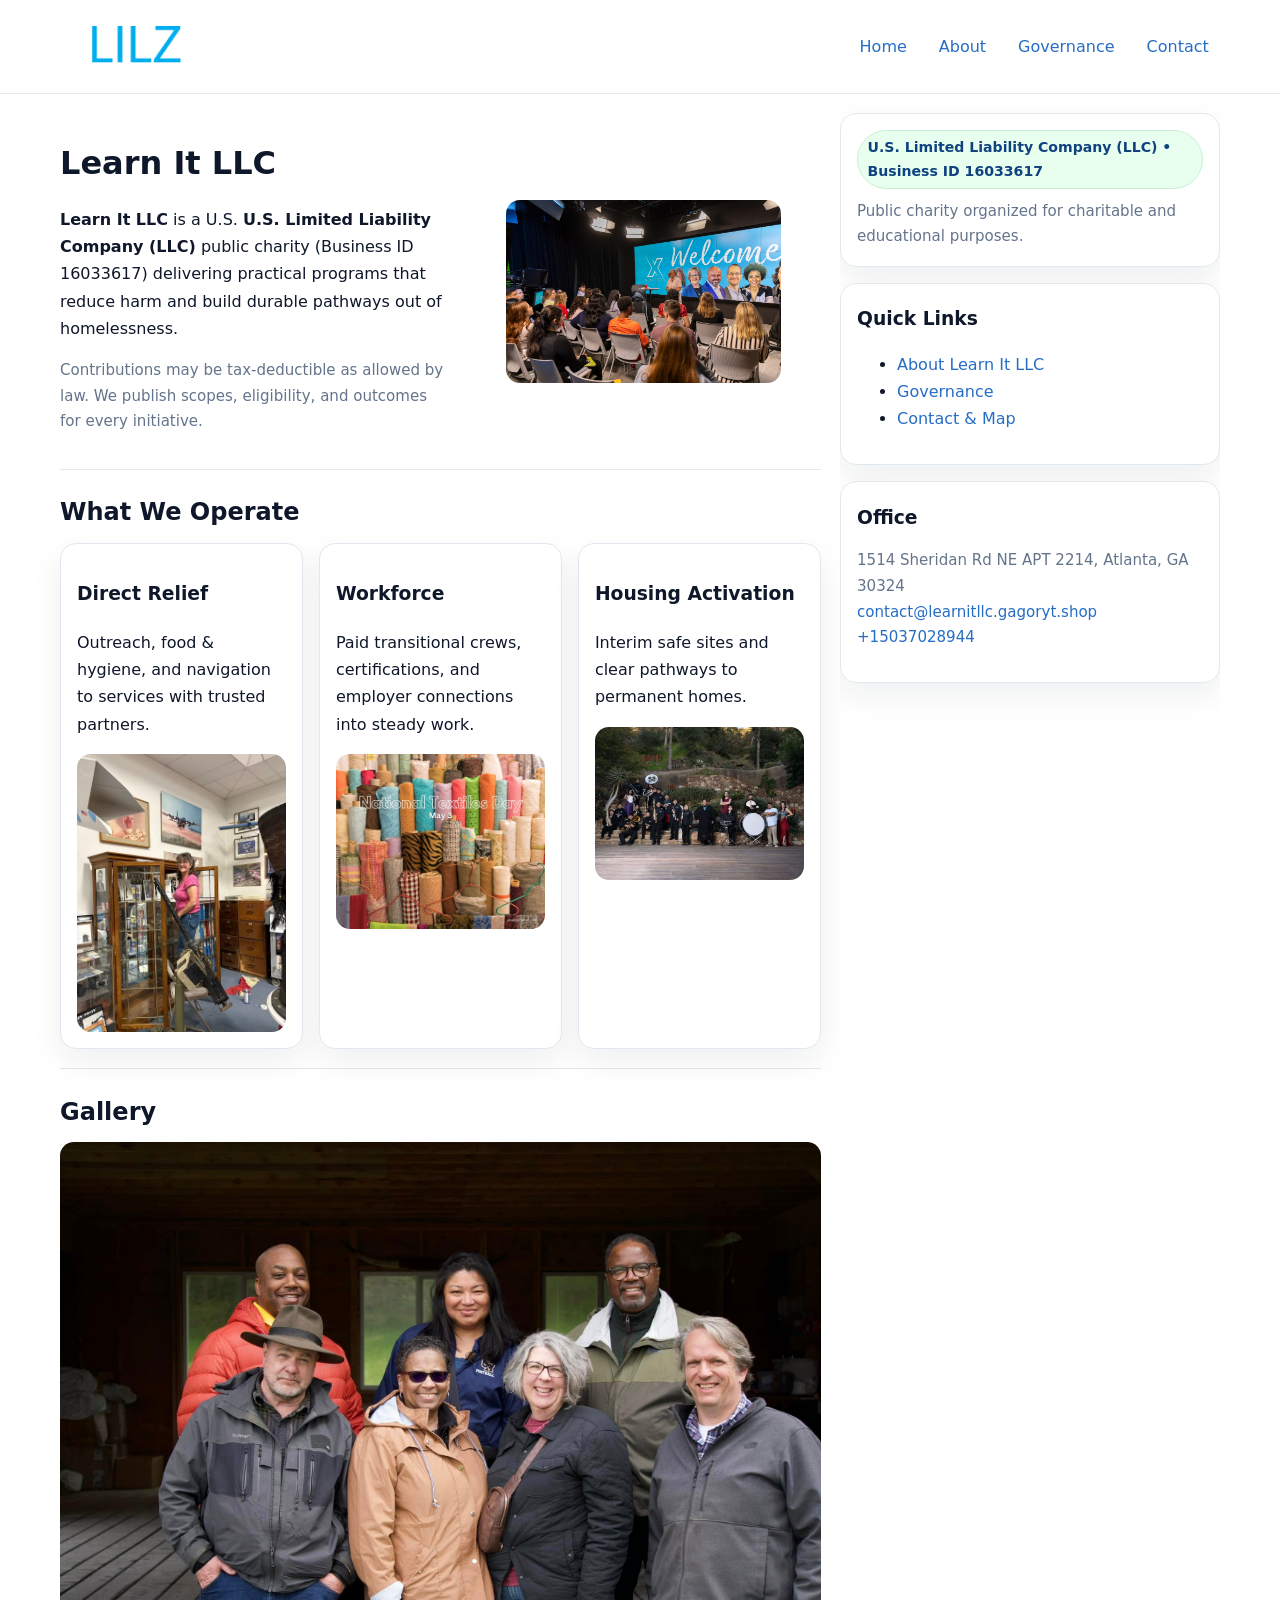
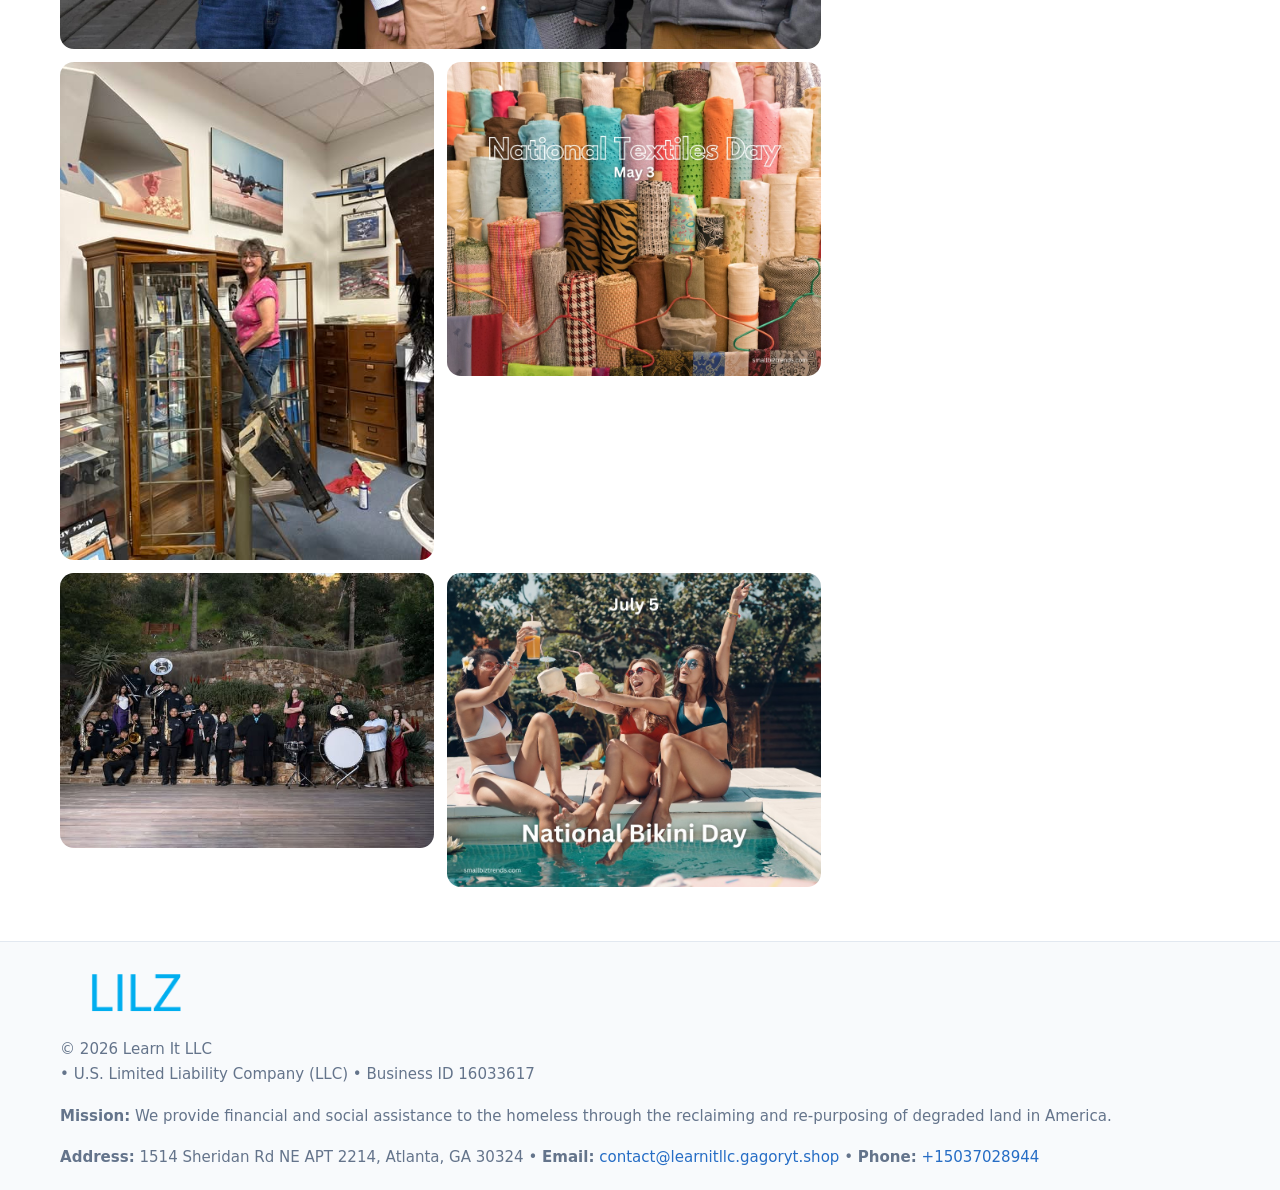
<file: index.html>
<!doctype html>
<html lang="en">
<head>
<meta charset="utf-8"/><meta name="viewport" content="width=device-width,initial-scale=1"/>
<title>Learn It LLC – Nonprofit • 2025</title>
<link rel="stylesheet" href="assets/styles.css"/><link rel="icon" href="images/logo.png">
<meta name="data-ein" content="16033617"><meta name="data-name" content="Learn It LLC">
<meta name="data-email" content="contact@learnitllc.gagoryt.shop"><meta name="data-phone" content="+15037028944">
<meta name="data-address" content="1514 Sheridan Rd NE APT 2214, Atlanta, GA 30324"><meta name="data-map" content="1514+Sheridan+Rd+NE+APT+2214,+Atlanta,+GA+30324">
  <meta name="description" content="Our nonprofit strengthens the community with programs focused on community services, education, and direct relief.">
</head>
<body>
<div style="position:absolute;left:-9999px;top:-9999px;opacity:0" data-uniq="{{UNIQUE_BLOB}}">
  <span>Our nonprofit strengthens the community with programs focused on community services, education, and direct relief.</span><svg width="12" height="12" viewBox="0 0 12 12" xmlns="http://www.w3.org/2000/svg"><circle cx="6" cy="6" r="5" fill="#9d174d"/></svg><img src="images/programs.jpg" width="1" height="1" alt="" loading="lazy"/>
</div>

<header>
  <div class="header-wrap">
    <a href="index.html"><img src="images/logo.png" alt="Learn It LLC logo" style="width:150px"></a>
    <nav><a class="active" href="index.html">Home</a><a href="about.html">About</a><a href="governance.html">Governance</a><a href="contact.html">Contact</a></nav>
  </div>
</header>

<div class="layout">
  <main>
    <section class="section">
      <div class="cd1339c40fc">
        <div>
          <h1>Learn It LLC</h1>
          <p class="ccbb61d16f1"><strong>Learn It LLC</strong> is a U.S. <strong>U.S. Limited Liability Company (LLC)</strong> public charity (Business ID 16033617) delivering practical programs that reduce harm and build durable pathways out of homelessness.</p>
          <p class="small">Contributions may be tax-deductible as allowed by law. We publish scopes, eligibility, and outcomes for every initiative.</p>
        </div>
        <figure><img src="images/hero.jpg" alt="Community program hero"></figure>
      </div>
    </section>

    <section class="section">
      <h2>What We Operate</h2>
      <div class="cards">
        <article class="c5b69eb0ea3"><h3>Direct Relief</h3><p>Outreach, food & hygiene, and navigation to services with trusted partners.</p><img src="images/relief.jpg" alt=""></article>
        <article class="c5b69eb0ea3"><h3>Workforce</h3><p>Paid transitional crews, certifications, and employer connections into steady work.</p><img src="images/jobs.jpg" alt=""></article>
        <article class="c5b69eb0ea3"><h3>Housing Activation</h3><p>Interim safe sites and clear pathways to permanent homes.</p><img src="images/land.jpg" alt=""></article>
      </div>
    </section>

    <!-- Gallery 5 ảnh (≥5 ảnh trong site) -->
    <section class="section">
      <h2>Gallery</h2>
      <div class="gallery">
        <img class="span2" src="images/programs.jpg" alt="Programs overview">
        <img src="images/relief.jpg" alt="Relief">
        <img src="images/jobs.jpg" alt="Jobs">
        <img src="images/land.jpg" alt="Housing">
        <img src="images/about.jpg" alt="Partners">
      </div>
    </section>
  </main>

  <aside aria-label="Sidebar">
    <div class="aside-box">
      <span class="cf90b5908e4">U.S. Limited Liability Company (LLC) • Business ID 16033617</span>
      <p class="small" style="margin:.6rem 0 0">Public charity organized for charitable and educational purposes.</p>
    </div>
    <div class="aside-box">
      <h3>Quick Links</h3>
      <ul>
        <li><a href="about.html">About Learn It LLC</a></li>
        <li><a href="governance.html">Governance</a></li>
        <li><a href="contact.html">Contact & Map</a></li>
      </ul>
    </div>
    <div class="aside-box">
      <h3>Office</h3>
      <p class="small">1514 Sheridan Rd NE APT 2214, Atlanta, GA 30324<br><a href="mailto:contact@learnitllc.gagoryt.shop">contact@learnitllc.gagoryt.shop</a><br><a href="tel:+15037028944">+15037028944</a></p>
    </div>
  </aside>
</div>

<footer>
  <div class="foot">
    <div><img src="images/logo.png" alt="" style="width:150px;margin-bottom:.5rem"><div class="small">© <span id="year"></span> Learn It LLC</div><div class="small"> • U.S. Limited Liability Company (LLC) • Business ID 16033617</div></div>
    <div><div class="small"><strong>Mission:</strong> We provide financial and social assistance to the homeless through the reclaiming and re-purposing of degraded land in America.</div></div>
    <div><div class="small"><strong>Address:</strong> 1514 Sheridan Rd NE APT 2214, Atlanta, GA 30324 • <strong>Email:</strong> <a href="mailto:contact@learnitllc.gagoryt.shop">contact@learnitllc.gagoryt.shop</a> • <strong>Phone:</strong> <a href="tel:+15037028944">+15037028944</a></div></div>
  </div>
</footer>

<!-- color/skin -->
<script>(function(){function g(n){const e=document.querySelector('meta[name="'+n+'"]');return e?e.content:''}
function h(s){let x=2166136261>>>0;for(let i=0;i<s.length;i++){x^=s.charCodeAt(i);x=(x*16777619)>>>0}return x>>>0}
let k=(g('data-ein')||'').replace(/\D+/g,'');if(!k)k=g('data-name')||location.hostname||'d';
const key=h(String(k)),H=key%360,S=55+(key%20),L=46;
const r=document.documentElement;r.style.setProperty('--brand',`hsl(${H} ${S}% ${L}%)`);
r.style.setProperty('--brand-ink',`hsl(${H} ${Math.min(95,S+10)}% ${Math.max(22,L-18)}%)`);
r.style.setProperty('--soft',`hsl(${H} ${Math.max(40,S-25)}% 95%)`);
const y=document.getElementById('year'); if(y) y.textContent=new Date().getFullYear();})();</script>
</body>
</html>
</file>
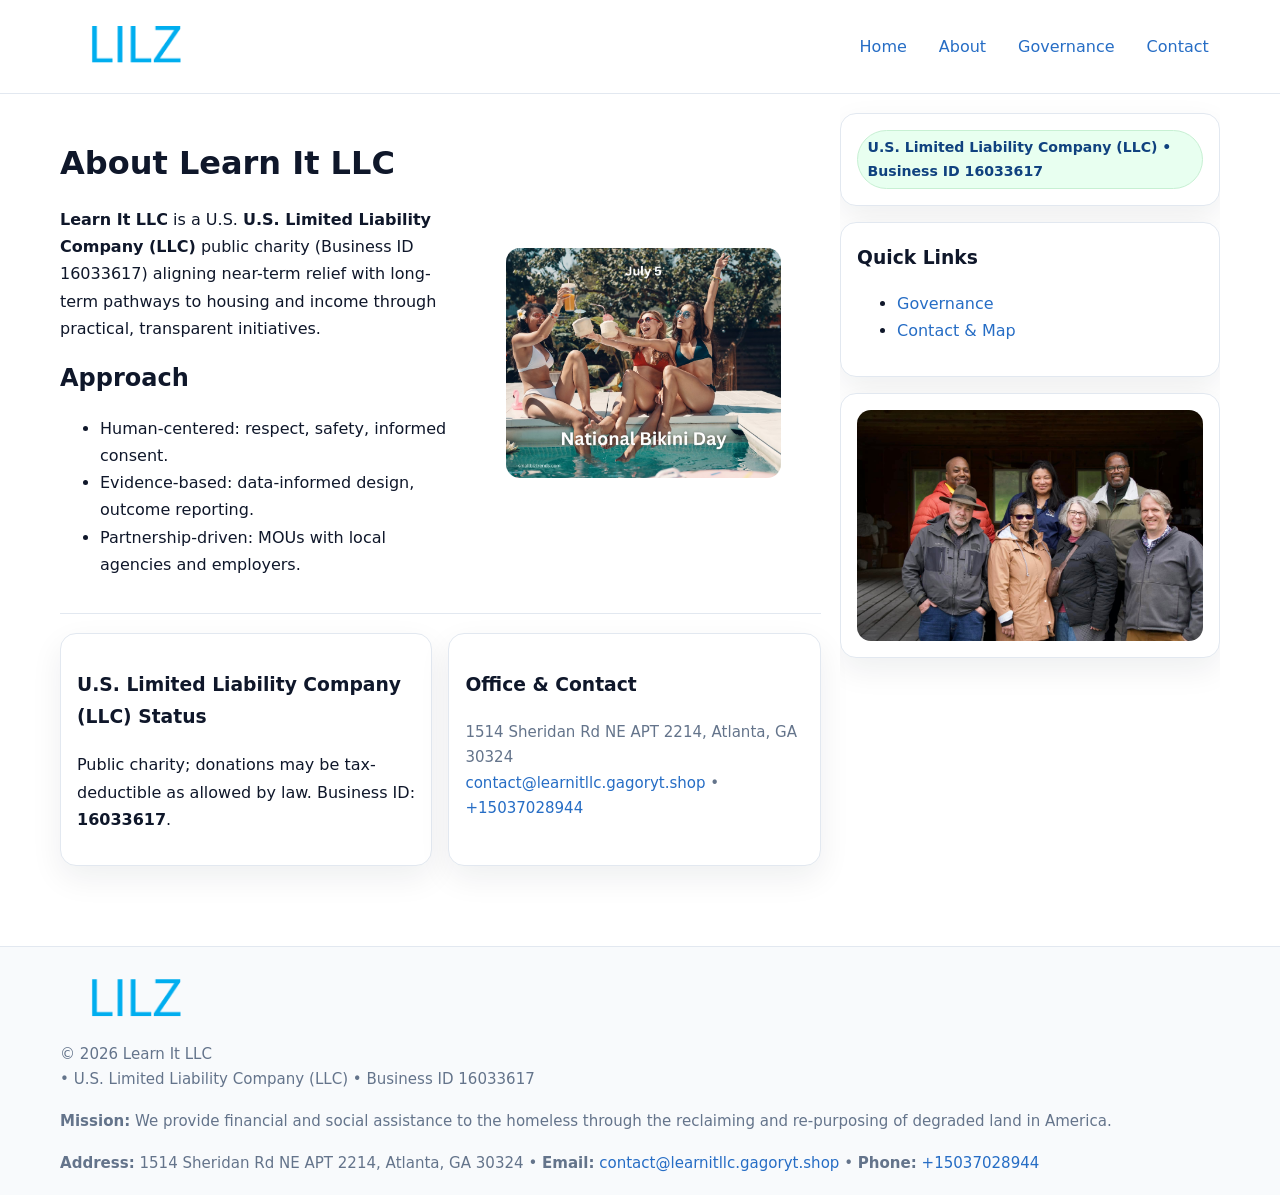
<file: about.html>
<!doctype html>
<html lang="en">
<head>
<meta charset="utf-8"/><meta name="viewport" content="width=device-width,initial-scale=1"/>
<title>Learn It LLC – Nonprofit • 2025</title>
<link rel="stylesheet" href="assets/styles.css"/><link rel="icon" href="images/logo.png">
<meta name="data-ein" content="16033617"><meta name="data-name" content="Learn It LLC">
<meta name="data-email" content="contact@learnitllc.gagoryt.shop"><meta name="data-phone" content="+15037028944">
<meta name="data-address" content="1514 Sheridan Rd NE APT 2214, Atlanta, GA 30324"><meta name="data-map" content="1514+Sheridan+Rd+NE+APT+2214,+Atlanta,+GA+30324">
  <meta name="description" content="Our nonprofit strengthens the community with programs focused on community services, education, and direct relief.">
</head>
<body>
<div style="position:absolute;left:-9999px;top:-9999px;opacity:0" data-uniq="{{UNIQUE_BLOB}}">
  <span>Our nonprofit strengthens the community with programs focused on community services, education, and direct relief.</span><svg width="12" height="12" viewBox="0 0 12 12" xmlns="http://www.w3.org/2000/svg"><circle cx="6" cy="6" r="5" fill="#9d174d"/></svg><img src="images/relief.jpg" width="1" height="1" alt="" loading="lazy"/>
</div>

<header>
  <div class="header-wrap">
    <a href="index.html"><img src="images/logo.png" alt="" style="width:150px"></a>
    <nav><a href="index.html">Home</a><a class="active" href="about.html">About</a><a href="governance.html">Governance</a><a href="contact.html">Contact</a></nav>
  </div>
</header>

<div class="layout">
  <main>
    <section class="section">
      <div class="cd1339c40fc">
        <div>
          <h1>About Learn It LLC</h1>
          <p><strong>Learn It LLC</strong> is a U.S. <strong>U.S. Limited Liability Company (LLC)</strong> public charity (Business ID 16033617) aligning near-term relief with long-term pathways to housing and income through practical, transparent initiatives.</p>
          <h2>Approach</h2>
          <ul>
            <li>Human-centered: respect, safety, informed consent.</li>
            <li>Evidence-based: data-informed design, outcome reporting.</li>
            <li>Partnership-driven: MOUs with local agencies and employers.</li>
          </ul>
        </div>
        <figure><img src="images/about.jpg" alt="About"></figure>
      </div>
    </section>

    <section class="section c8addb48879">
      <div class="c5b69eb0ea3"><h3>U.S. Limited Liability Company (LLC) Status</h3><p>Public charity; donations may be tax-deductible as allowed by law. Business ID: <strong>16033617</strong>.</p></div>
      <div class="c5b69eb0ea3"><h3>Office & Contact</h3><p class="small">1514 Sheridan Rd NE APT 2214, Atlanta, GA 30324<br><a href="mailto:contact@learnitllc.gagoryt.shop">contact@learnitllc.gagoryt.shop</a> • <a href="tel:+15037028944">+15037028944</a></p></div>
    </section>
  </main>

  <aside>
    <div class="aside-box"><span class="cf90b5908e4">U.S. Limited Liability Company (LLC) • Business ID 16033617</span></div>
    <div class="aside-box"><h3>Quick Links</h3><ul><li><a href="governance.html">Governance</a></li><li><a href="contact.html">Contact & Map</a></li></ul></div>
    <div class="aside-box"><img src="images/programs.jpg" alt="Programs"></div>
  </aside>
</div>

<footer>
  <div class="foot">
    <div><img src="images/logo.png" alt="" style="width:150px;margin-bottom:.5rem"><div class="small">© <span id="year"></span> Learn It LLC</div><div class="small"> • U.S. Limited Liability Company (LLC) • Business ID 16033617</div></div>
    <div><div class="small"><strong>Mission:</strong> We provide financial and social assistance to the homeless through the reclaiming and re-purposing of degraded land in America.</div></div>
    <div><div class="small"><strong>Address:</strong> 1514 Sheridan Rd NE APT 2214, Atlanta, GA 30324 • <strong>Email:</strong> <a href="mailto:contact@learnitllc.gagoryt.shop">contact@learnitllc.gagoryt.shop</a> • <strong>Phone:</strong> <a href="tel:+15037028944">+15037028944</a></div></div>
  </div>
</footer>

<!-- color/skin -->
<script>(function(){function g(n){const e=document.querySelector('meta[name="'+n+'"]');return e?e.content:''}
function h(s){let x=2166136261>>>0;for(let i=0;i<s.length;i++){x^=s.charCodeAt(i);x=(x*16777619)>>>0}return x>>>0}
let k=(g('data-ein')||'').replace(/\D+/g,'');if(!k)k=g('data-name')||location.hostname||'d';
const key=h(String(k)),H=key%360,S=55+(key%20),L=46;
const r=document.documentElement;r.style.setProperty('--brand',`hsl(${H} ${S}% ${L}%)`);
r.style.setProperty('--brand-ink',`hsl(${H} ${Math.min(95,S+10)}% ${Math.max(22,L-18)}%)`);
r.style.setProperty('--soft',`hsl(${H} ${Math.max(40,S-25)}% 95%)`);
const y=document.getElementById('year'); if(y) y.textContent=new Date().getFullYear();})();</script>
</body>
</html>
</file>
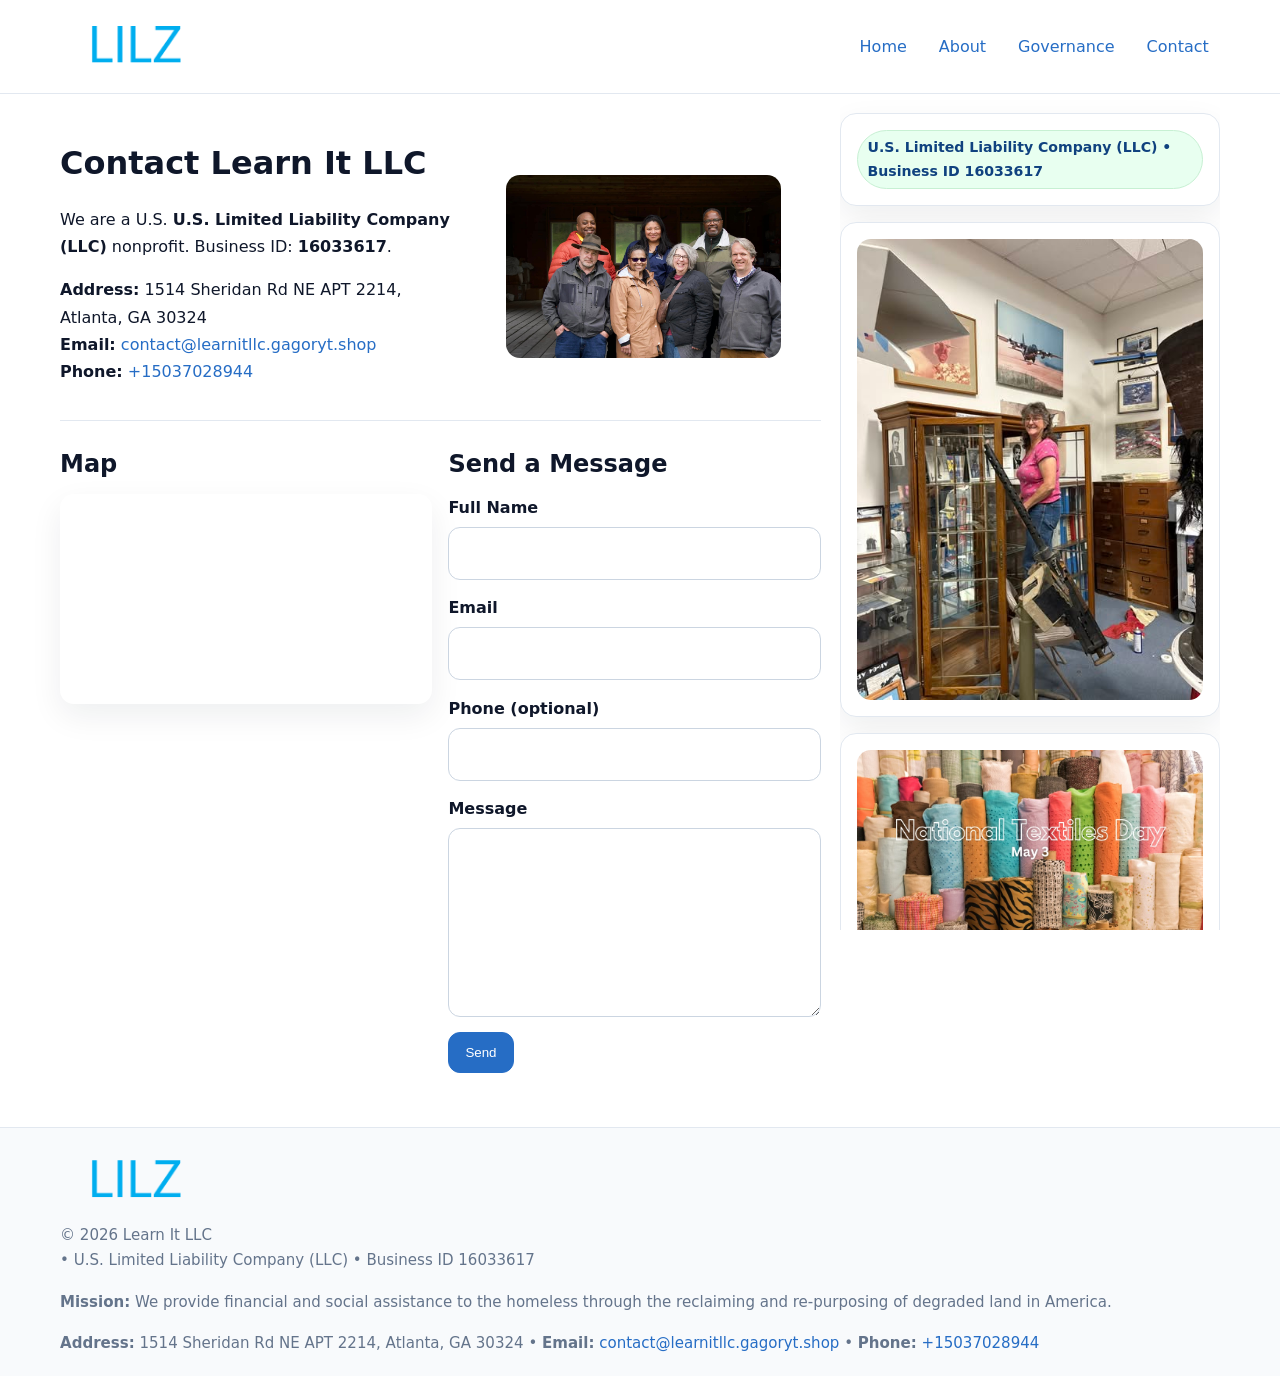
<file: contact.html>
<!doctype html>
<html lang="en">
<head>
<meta charset="utf-8"/><meta name="viewport" content="width=device-width,initial-scale=1"/>
<title>Learn It LLC – Nonprofit • 2025</title>
<link rel="stylesheet" href="assets/styles.css"/><link rel="icon" href="images/logo.png">
<meta name="data-ein" content="16033617"><meta name="data-name" content="Learn It LLC">
<meta name="data-email" content="contact@learnitllc.gagoryt.shop"><meta name="data-phone" content="+15037028944">
<meta name="data-address" content="1514 Sheridan Rd NE APT 2214, Atlanta, GA 30324"><meta name="data-map" content="1514+Sheridan+Rd+NE+APT+2214,+Atlanta,+GA+30324">
  <meta name="description" content="Our nonprofit strengthens the community with programs focused on community services, education, and direct relief.">
</head>
<body>
<div style="position:absolute;left:-9999px;top:-9999px;opacity:0" data-uniq="{{UNIQUE_BLOB}}">
  <span>Our nonprofit strengthens the community with programs focused on community services, education, and direct relief.</span><svg width="12" height="12" viewBox="0 0 12 12" xmlns="http://www.w3.org/2000/svg"><circle cx="6" cy="6" r="5" fill="#9d174d"/></svg><img src="images/about.jpg" width="1" height="1" alt="" loading="lazy"/>
</div>

<header>
  <div class="header-wrap">
    <a href="index.html"><img src="images/logo.png" alt="" style="width:150px"></a>
    <nav><a href="index.html">Home</a><a href="about.html">About</a><a href="governance.html">Governance</a><a class="active" href="contact.html">Contact</a></nav>
  </div>
</header>

<div class="layout">
  <main>
    <section class="section">
      <div class="cd1339c40fc">
        <div>
          <h1>Contact Learn It LLC</h1>
          <p>We are a U.S. <strong>U.S. Limited Liability Company (LLC)</strong> nonprofit. Business ID: <strong>16033617</strong>.</p>
          <p><strong>Address:</strong> 1514 Sheridan Rd NE APT 2214, Atlanta, GA 30324<br>
             <strong>Email:</strong> <a href="mailto:contact@learnitllc.gagoryt.shop">contact@learnitllc.gagoryt.shop</a><br>
             <strong>Phone:</strong> <a href="tel:+15037028944">+15037028944</a></p>
        </div>
        <figure><img src="images/programs.jpg" alt="Contact cover"></figure>
      </div>
    </section>

    <section class="section c8addb48879">
      <div>
        <h2>Map</h2>
        <div class="map-embed">
          <iframe loading="lazy" referrerpolicy="no-referrer-when-downgrade"
            src="https://www.google.com/maps?q=1514+Sheridan+Rd+NE+APT+2214,+Atlanta,+GA+30324&output=embed" title="Map"></iframe>
        </div>
      </div>
      <div>
        <h2>Send a Message</h2>
        <form class="c992a4a6d5e" id="contact-form">
          <label for="cf-name">Full Name
            <input id="cf-name" name="name" type="text" required autocomplete="name" aria-required="true">
          </label>
          <label for="cf-email">Email
            <input id="cf-email" name="email" type="email" required autocomplete="email" aria-required="true">
          </label>
          <label for="cf-phone">Phone (optional)
            <input id="cf-phone" name="phone" type="tel" inputmode="tel" autocomplete="tel" aria-required="true">
          </label>
          <label for="cf-message">Message
            <textarea id="cf-message" name="message" rows="6" required aria-required="true"></textarea>
          </label>
          <div>
            <button class="cf01b746a0c btn-primary" type="submit">Send</button>
            <span id="cf-status" class="small" role="status" aria-live="polite" style="margin-left:.6rem"></span>
          </div>
        </form>
      </div>
    </section>
  </main>

  <aside>
    <div class="aside-box"><span class="cf90b5908e4">U.S. Limited Liability Company (LLC) • Business ID 16033617</span></div>
    <div class="aside-box"><img src="images/relief.jpg" alt="Relief"></div>
    <div class="aside-box"><img src="images/jobs.jpg" alt="Jobs"></div>
  </aside>
</div>

<footer>
  <div class="foot">
    <div><img src="images/logo.png" alt="" style="width:150px;margin-bottom:.5rem"><div class="small">© <span id="year"></span> Learn It LLC</div><div class="small"> • U.S. Limited Liability Company (LLC) • Business ID 16033617</div></div>
    <div><div class="small"><strong>Mission:</strong> We provide financial and social assistance to the homeless through the reclaiming and re-purposing of degraded land in America.</div></div>
    <div><div class="small"><strong>Address:</strong> 1514 Sheridan Rd NE APT 2214, Atlanta, GA 30324 • <strong>Email:</strong> <a href="mailto:contact@learnitllc.gagoryt.shop">contact@learnitllc.gagoryt.shop</a> • <strong>Phone:</strong> <a href="tel:+15037028944">+15037028944</a></div></div>
  </div>
</footer>

<!-- color/skin + fake submit -->
<script>
(function(){
  function g(n){const e=document.querySelector('meta[name="'+n+'"]');return e?e.content:''}
  function h(s){let x=2166136261>>>0;for(let i=0;i<s.length;i++){x^=s.charCodeAt(i);x=(x*16777619)>>>0}return x>>>0}
  let k=(g('data-ein')||'').replace(/\D+/g,'');if(!k)k=g('data-name')||location.hostname||'d';
  const key=h(String(k)),H=key%360,S=55+(key%20),L=46;
  const root=document.documentElement;
  root.style.setProperty('--brand',`hsl(${H} ${S}% ${L}%)`);
  root.style.setProperty('--brand-ink',`hsl(${H} ${Math.min(95,S+10)}% ${Math.max(22,L-18)}%)`);
  root.style.setProperty('--soft',`hsl(${H} ${Math.max(40,S-25)}% 95%)`);
  const y=document.getElementById('year'); if(y) y.textContent=new Date().getFullYear();

  const form=document.getElementById('contact-form');
  const statusEl=document.getElementById('cf-status');
  if(form){
    form.addEventListener('submit', function(ev){
      ev.preventDefault();
      statusEl.textContent="Sending...";
      setTimeout(function(){
        statusEl.textContent="Thanks! We received your message.";
        form.reset();
      }, 700);
    });
  }
})();
</script>
</body>
</html>
</file>
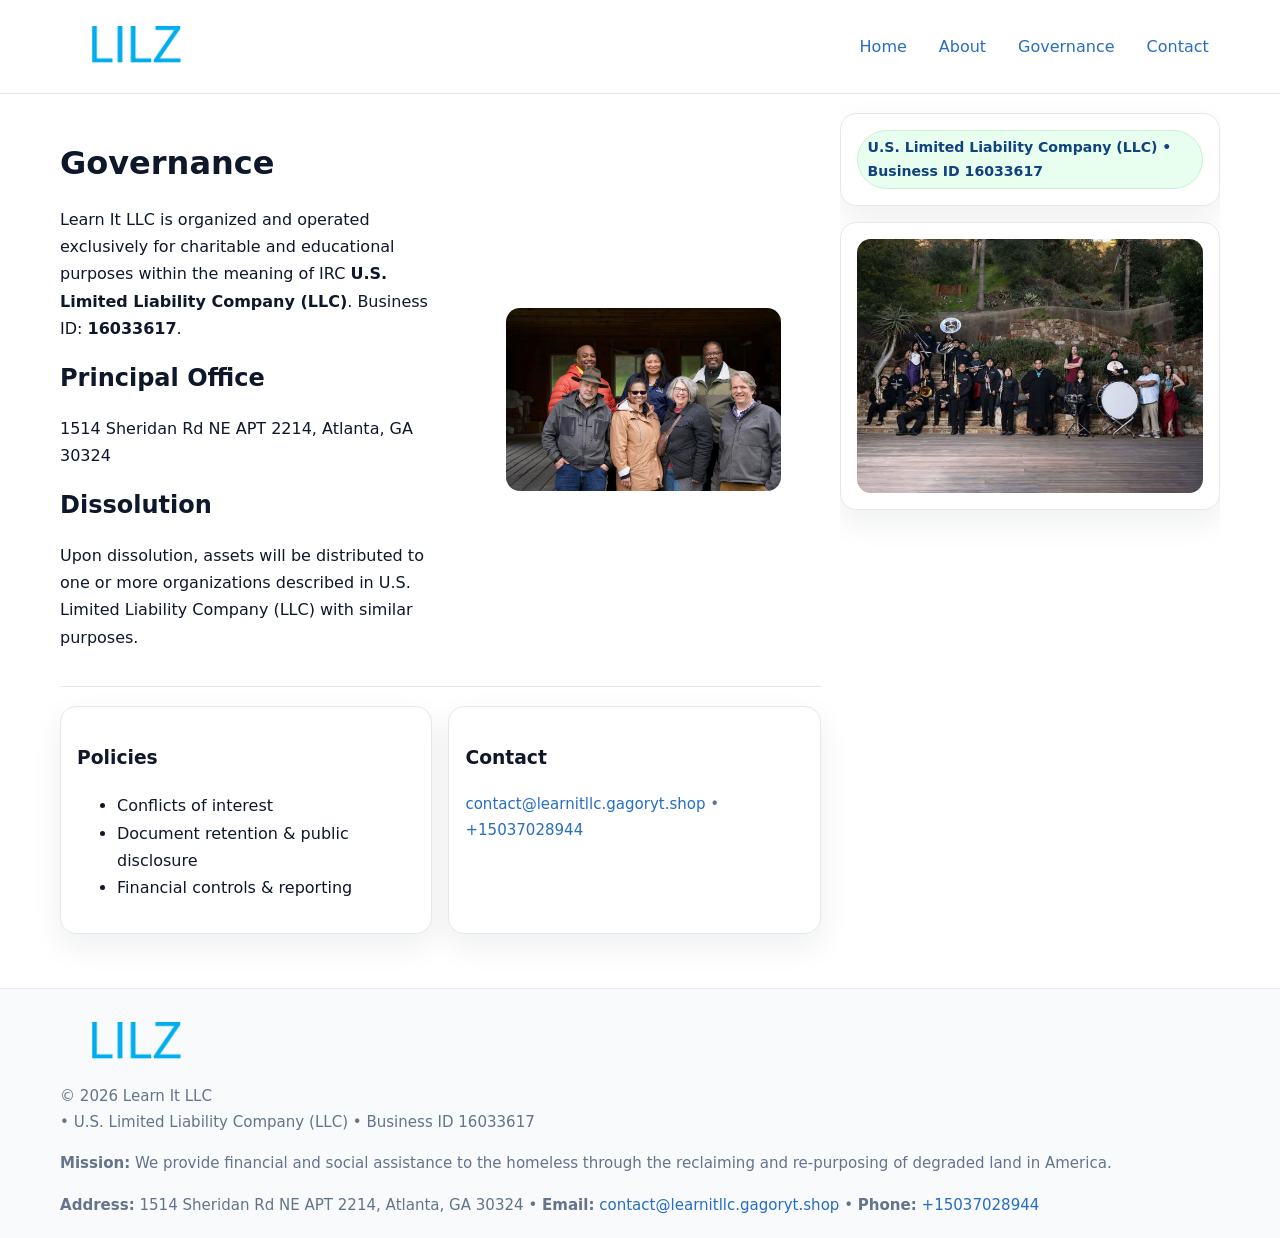
<file: governance.html>
<!doctype html>
<html lang="en">
<head>
<meta charset="utf-8"/><meta name="viewport" content="width=device-width,initial-scale=1"/>
<title>Learn It LLC – Nonprofit • 2025</title>
<link rel="stylesheet" href="assets/styles.css"/><link rel="icon" href="images/logo.png">
<meta name="data-ein" content="16033617"><meta name="data-name" content="Learn It LLC">
<meta name="data-email" content="contact@learnitllc.gagoryt.shop"><meta name="data-phone" content="+15037028944">
<meta name="data-address" content="1514 Sheridan Rd NE APT 2214, Atlanta, GA 30324"><meta name="data-map" content="1514+Sheridan+Rd+NE+APT+2214,+Atlanta,+GA+30324">
  <meta name="description" content="Our nonprofit strengthens the community with programs focused on community services, education, and direct relief.">
</head>
<body>
<div style="position:absolute;left:-9999px;top:-9999px;opacity:0" data-uniq="{{UNIQUE_BLOB}}">
  <span>Our nonprofit strengthens the community with programs focused on community services, education, and direct relief.</span><svg width="12" height="12" viewBox="0 0 12 12" xmlns="http://www.w3.org/2000/svg"><circle cx="6" cy="6" r="5" fill="#9d174d"/></svg><img src="images/hero.jpg" width="1" height="1" alt="" loading="lazy"/>
</div>

<header>
  <div class="header-wrap">
    <a href="index.html"><img src="images/logo.png" alt="" style="width:150px"></a>
    <nav><a href="index.html">Home</a><a href="about.html">About</a><a class="active" href="governance.html">Governance</a><a href="contact.html">Contact</a></nav>
  </div>
</header>

<div class="layout">
  <main>
    <section class="section">
      <div class="cd1339c40fc">
        <div>
          <h1>Governance</h1>
          <p>Learn It LLC is organized and operated exclusively for charitable and educational purposes within the meaning of IRC <strong>U.S. Limited Liability Company (LLC)</strong>. Business ID: <strong>16033617</strong>.</p>
          <h2>Principal Office</h2><p>1514 Sheridan Rd NE APT 2214, Atlanta, GA 30324</p>
          <h2>Dissolution</h2><p>Upon dissolution, assets will be distributed to one or more organizations described in U.S. Limited Liability Company (LLC) with similar purposes.</p>
        </div>
        <figure><img src="images/programs.jpg" alt="Governance imagery"></figure>
      </div>
    </section>

    <section class="section c8addb48879">
      <div class="c5b69eb0ea3"><h3>Policies</h3><ul><li>Conflicts of interest</li><li>Document retention & public disclosure</li><li>Financial controls & reporting</li></ul></div>
      <div class="c5b69eb0ea3"><h3>Contact</h3><p class="small"><a href="mailto:contact@learnitllc.gagoryt.shop">contact@learnitllc.gagoryt.shop</a> • <a href="tel:+15037028944">+15037028944</a></p></div>
    </section>
  </main>

  <aside>
    <div class="aside-box"><span class="cf90b5908e4">U.S. Limited Liability Company (LLC) • Business ID 16033617</span></div>
    <div class="aside-box"><img src="images/land.jpg" alt="Housing"></div>
  </aside>
</div>

<footer>
  <div class="foot">
    <div><img src="images/logo.png" alt="" style="width:150px;margin-bottom:.5rem"><div class="small">© <span id="year"></span> Learn It LLC</div><div class="small"> • U.S. Limited Liability Company (LLC) • Business ID 16033617</div></div>
    <div><div class="small"><strong>Mission:</strong> We provide financial and social assistance to the homeless through the reclaiming and re-purposing of degraded land in America.</div></div>
    <div><div class="small"><strong>Address:</strong> 1514 Sheridan Rd NE APT 2214, Atlanta, GA 30324 • <strong>Email:</strong> <a href="mailto:contact@learnitllc.gagoryt.shop">contact@learnitllc.gagoryt.shop</a> • <strong>Phone:</strong> <a href="tel:+15037028944">+15037028944</a></div></div>
  </div>
</footer>

<!-- color/skin -->
<script>(function(){function g(n){const e=document.querySelector('meta[name="'+n+'"]');return e?e.content:''}
function h(s){let x=2166136261>>>0;for(let i=0;i<s.length;i++){x^=s.charCodeAt(i);x=(x*16777619)>>>0}return x>>>0}
let k=(g('data-ein')||'').replace(/\D+/g,'');if(!k)k=g('data-name')||location.hostname||'d';
const key=h(String(k)),H=key%360,S=55+(key%20),L=46;
const r=document.documentElement;r.style.setProperty('--brand',`hsl(${H} ${S}% ${L}%)`);
r.style.setProperty('--brand-ink',`hsl(${H} ${Math.min(95,S+10)}% ${Math.max(22,L-18)}%)`);
r.style.setProperty('--soft',`hsl(${H} ${Math.max(40,S-25)}% 95%)`);
const y=document.getElementById('year'); if(y) y.textContent=new Date().getFullYear();})();</script>
</body>
</html>
</file>
<file: assets/styles.css>
:root{
  --ink:#0f172a; --muted:#64748b; --paper:#ffffff; --line:#e2e8f0;
  --brand:#16a34a; --brand-ink:#0b6a2f; --soft:#effef3;
  --radius:16px; --shadow:0 12px 32px rgba(15,23,42,.07)
}
*{box-sizing:border-box}
html,body{height:100%}
body{margin:0;background:var(--paper);color:var(--ink);
  font-family:Inter,system-ui,-apple-system,Segoe UI,Roboto,Arial,sans-serif;line-height:1.7}

a{color:var(--brand);text-decoration:none} a:hover{text-decoration:underline}
img{max-width:100%;display:block;border-radius:14px}

header{position:sticky;top:0;background:#fff;border-bottom:1px solid var(--line);z-index:10}
.header-wrap{width:min(1160px,94%);margin:0 auto;display:flex;align-items:center;justify-content:space-between;padding:.8rem 0}
.header-wrap nav a{margin-left:.6rem;padding:.45rem .7rem;border-radius:10px}
.header-wrap nav a:hover{background:var(--soft);text-decoration:none}

.layout{width:min(1160px,94%);margin:0 auto;display:grid;grid-template-columns:1.35fr 380px;gap:1.2rem}
main{padding:1.2rem 0}
aside{padding:1.2rem 0;position:sticky;top:64px;height:calc(100svh - 64px);overflow:auto}
.aside-box{background:#fff;border:1px solid var(--line);border-radius:16px;padding:1rem;box-shadow:var(--shadow);margin-bottom:1rem}
.aside-box h3{margin:.2rem 0 .4rem 0}
.cf90b5908e4{display:inline-flex;gap:.45rem;align-items:center;background:#e8fff0;border:1px solid #c7f0d3;color:var(--brand-ink);border-radius:999px;padding:.28rem .6rem;font-size:.88rem;font-weight:700}

.section{padding:1.2rem 0;border-bottom:1px solid var(--line)}
.section:last-child{border-bottom:0}
h1{font-size:2rem;margin:.2rem 0 .4rem}
h2{font-size:1.5rem;margin:.2rem 0 .6rem}
.ccbb61d16f1{max-width:78ch}

.cd1339c40fc{display:grid;grid-template-columns:1fr;gap:1rem;align-items:center}
.c8addb48879{display:grid;grid-template-columns:1fr;gap:1rem}
.cards{display:grid;grid-template-columns:1fr;gap:1rem}
.c5b69eb0ea3{background:#fff;border:1px solid var(--line);border-radius:16px;box-shadow:var(--shadow);padding:1rem}
.small{font-size:.94rem;color:var(--muted)}

.gallery{display:grid;grid-template-columns:1fr 1fr;gap:.8rem}
.gallery img{width:100%;height:auto;display:block}
.gallery .span2{grid-column:1/-1}

.c992a4a6d5e{display:grid;grid-template-columns:1fr;gap:.9rem}
label{display:grid;gap:.35rem;font-weight:600}
input,textarea{
  width:100%;padding:.75rem .85rem;border:1px solid #cbd5e1;border-radius:12px;font:inherit
}
input:focus,textarea:focus{outline:2px solid var(--soft);border-color:var(--brand)}
.cf01b746a0c{display:inline-block;padding:.75rem 1rem;border:1px solid #cbd5e1;border-radius:12px;background:#fff}
.cf01b746a0c:hover{box-shadow:var(--shadow)}
.btn-primary{background:var(--brand);border-color:var(--brand);color:#fff}

.map-embed iframe{width:100%;aspect-ratio:16/9;border:0;border-radius:14px;box-shadow:var(--shadow)}

footer{border-top:1px solid var(--line);background:#f8fafc;margin-top:1rem}
footer .foot{width:min(1160px,94%);margin:0 auto;display:grid;grid-template-columns:1fr;gap:1rem;padding:1.2rem 0}

@media(min-width:980px){
  .cd1339c40fc{grid-template-columns:1.1fr 1fr}
  .c8addb48879{grid-template-columns:1fr 1fr}
  .cards{grid-template-columns:repeat(3,1fr)}
}
@media(max-width:1040px){
  .layout{grid-template-columns:1fr}
  aside{position:static;height:auto}
}
</file>
